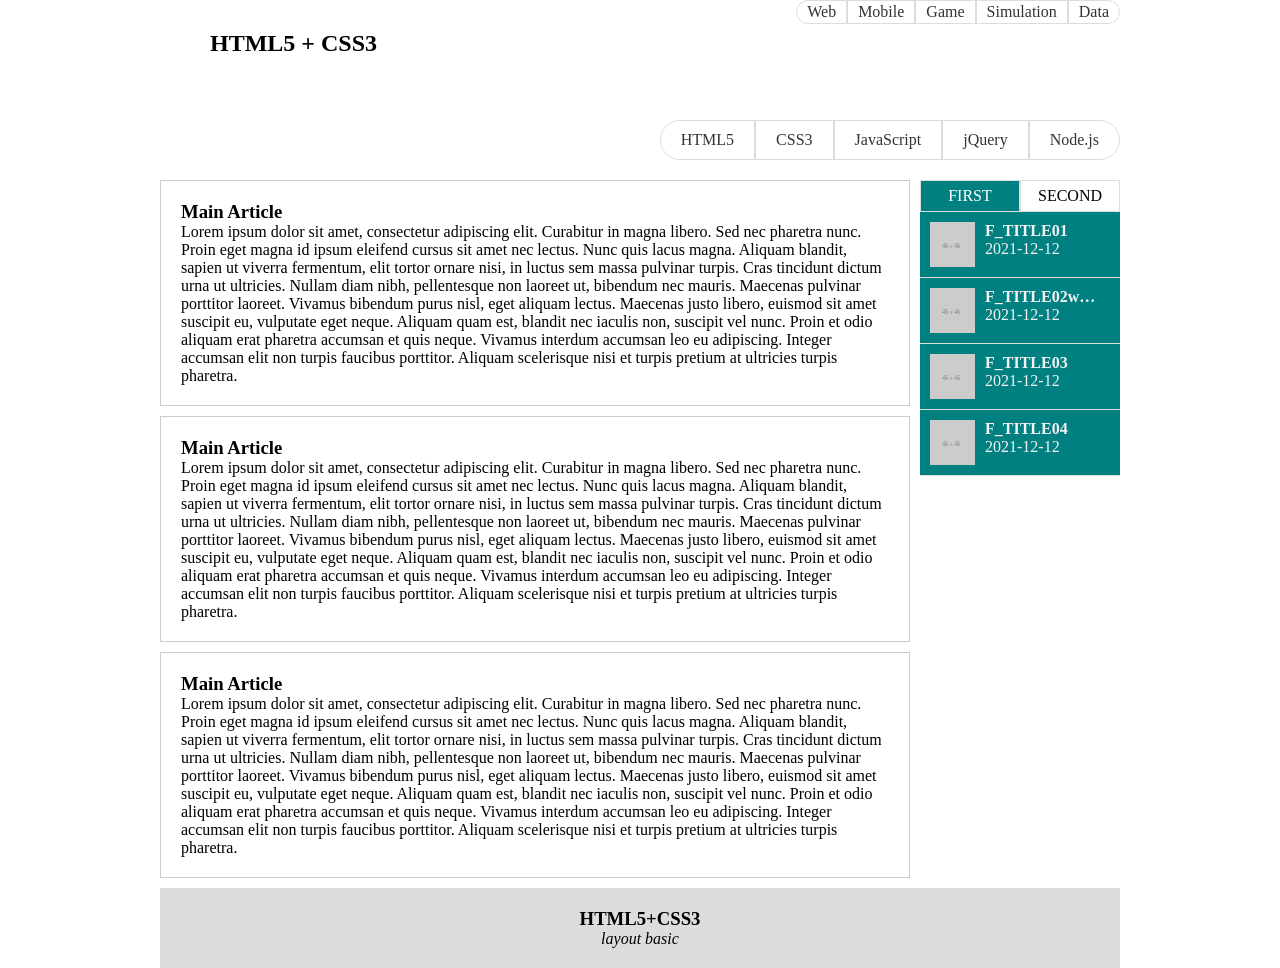
<file: layout/01simple_layout/index.html>
<!DOCTYPE html>
<html lang="ko">
<head>
	<meta charset="utf-8">
	<title>NEW</title>
<link href="./css/layout01.css" rel="stylesheet" type="text/css" />
</head>
<body>
<header id="main_header"><!-- 헤더영역 시작 -->
	<div id="title"><!--사이트 이름 영역 시작-->
		<h1>h1 title</h1>
		<h2>HTML5 + CSS3</h2>
	</div><!--사이트 이름 영역 끝-->
	<nav id="main_gnb"><!--gnb 영역 시작-->
		<ul>
			<li><a href="#">Web</a></li>
			<li><a href="#">Mobile</a></li>
			<li><a href="#">Game</a></li>
			<li><a href="#">Simulation</a></li>
			<li><a href="#">Data</a></li>
		</ul>
	</nav><!--gnb 영역 끝-->
	<nav id="main_lnb"><!--lnb영역 시작-->
		<ul>
			<li><a href="#">HTML5</a></li>
			<li><a href="#">CSS3</a></li>
			<li><a href="#">JavaScript</a></li>
			<li><a href="#">jQuery</a></li>
			<li><a href="#">Node.js</a></li>
		</ul>
	</nav><!--lnb영역 끝-->
</header><!-- 헤더영역 끝 -->

<div id="content"><!-- 메인영역 wrap 시작 -->
	<section id="main_section"><!--메인영역 시작-->
		<article class="main_article"><!--메인 컨텐츠1 시작-->
			<h1>Main Article</h1>
			<p>Lorem ipsum dolor sit amet, consectetur adipiscing elit. Curabitur in magna libero. Sed nec pharetra nunc. Proin eget magna id ipsum eleifend cursus sit amet nec lectus. Nunc quis lacus magna. Aliquam blandit, sapien ut viverra fermentum, elit tortor ornare nisi, in luctus sem massa pulvinar turpis. Cras tincidunt dictum urna ut ultricies. Nullam diam nibh, pellentesque non laoreet ut, bibendum nec mauris. Maecenas pulvinar porttitor laoreet. Vivamus bibendum purus nisl, eget aliquam lectus. Maecenas justo libero, euismod sit amet suscipit eu, vulputate eget neque. Aliquam quam est, blandit nec iaculis non, suscipit vel nunc. Proin et odio aliquam erat pharetra accumsan et quis neque. Vivamus interdum accumsan leo eu adipiscing. Integer accumsan elit non turpis faucibus porttitor. Aliquam scelerisque nisi et turpis pretium at ultricies turpis pharetra.</p>
		</article><!--메인 컨텐츠1 끝-->
		<article class="main_article"><!--메인 컨텐츠2 시작-->
			<h1>Main Article</h1>
			<p>Lorem ipsum dolor sit amet, consectetur adipiscing elit. Curabitur in magna libero. Sed nec pharetra nunc. Proin eget magna id ipsum eleifend cursus sit amet nec lectus. Nunc quis lacus magna. Aliquam blandit, sapien ut viverra fermentum, elit tortor ornare nisi, in luctus sem massa pulvinar turpis. Cras tincidunt dictum urna ut ultricies. Nullam diam nibh, pellentesque non laoreet ut, bibendum nec mauris. Maecenas pulvinar porttitor laoreet. Vivamus bibendum purus nisl, eget aliquam lectus. Maecenas justo libero, euismod sit amet suscipit eu, vulputate eget neque. Aliquam quam est, blandit nec iaculis non, suscipit vel nunc. Proin et odio aliquam erat pharetra accumsan et quis neque. Vivamus interdum accumsan leo eu adipiscing. Integer accumsan elit non turpis faucibus porttitor. Aliquam scelerisque nisi et turpis pretium at ultricies turpis pharetra.</p>
		</article><!--메인 컨텐츠2 끝-->
		<article class="main_article"><!--메인 컨텐츠3 시작-->
			<h1>Main Article</h1>
			<p>Lorem ipsum dolor sit amet, consectetur adipiscing elit. Curabitur in magna libero. Sed nec pharetra nunc. Proin eget magna id ipsum eleifend cursus sit amet nec lectus. Nunc quis lacus magna. Aliquam blandit, sapien ut viverra fermentum, elit tortor ornare nisi, in luctus sem massa pulvinar turpis. Cras tincidunt dictum urna ut ultricies. Nullam diam nibh, pellentesque non laoreet ut, bibendum nec mauris. Maecenas pulvinar porttitor laoreet. Vivamus bibendum purus nisl, eget aliquam lectus. Maecenas justo libero, euismod sit amet suscipit eu, vulputate eget neque. Aliquam quam est, blandit nec iaculis non, suscipit vel nunc. Proin et odio aliquam erat pharetra accumsan et quis neque. Vivamus interdum accumsan leo eu adipiscing. Integer accumsan elit non turpis faucibus porttitor. Aliquam scelerisque nisi et turpis pretium at ultricies turpis pharetra.</p>
		</article><!--메인 컨텐츠3 끝-->
	</section><!--메인영역 끝-->
	<aside id="main_aside"><!--메인 사이드 영역 시작-->
		<input type="radio" name="tab" checked="checked" id="first"/>
		<input type="radio" name="tab" id="second"/>
		<section class="buttons">
			<label for="first">FIRST</label>
			<label for="second">SECOND</label>
		</section>
		<div class="tab_item">
			<ul>
				<li class="item">
					<a href="#">
						<div class="thumbnail">
						<img src="./images/45x45.png">
						</div>
						<div class="description">
						<strong>F_TITLE01</strong>
						<p>2021-12-12</p>
						</div>
					</a>
				</li>
				<li class="item">
					<a href="#">
						<div class="thumbnail">
						<img src="./images/45x45.png">
						</div>
						<div class="description">
						<strong>F_TITLE02wwwwwwwwwwwwwwwwww</strong>
						<p>2021-12-12</p>
						</div>
					</a>
				</li>
				<li class="item">
					<a href="#">
						<div class="thumbnail">
						<img src="./images/45x45.png">
						</div>
						<div class="description">
						<strong>F_TITLE03</strong>
						<p>2021-12-12</p>
						</div>
					</a>
				</li>
				<li class="item">
					<a href="#">
						<div class="thumbnail">
						<img src="./images/45x45.png">
						</div>
						<div class="description">
						<strong>F_TITLE04</strong>
						<p>2021-12-12</p>
						</div>
					</a>
				</li>
			</ul>
		</div>
		<div class="tab_item">
			<ul>
				<li class="item">
					<a href="#">
						<div class="thumbnail">
						<img src="./images/45x45.png">
						</div>
						<div class="description">
						<strong>S_TITLE01</strong>
						<p>2021-12-12</p>
						</div>
					</a>
				</li>
				<li class="item">
					<a href="#">
						<div class="thumbnail">
						<img src="./images/45x45.png">
						</div>
						<div class="description">
						<strong>S_TITLE02</strong>
						<p>2021-12-12</p>
						</div>
					</a>
				</li>
				<li class="item">
					<a href="#">
						<div class="thumbnail">
						<img src="./images/45x45.png">
						</div>
						<div class="description">
						<strong>S_TITLE03</strong>
						<p>2021-12-12</p>
						</div>
					</a>
				</li>
				<li class="item">
					<a href="#">
						<div class="thumbnail">
						<img src="./images/45x45.png">
						</div>
						<div class="description">
						<strong>S_TITLE04</strong>
						<p>2021-12-12</p>
						</div>
					</a>
				</li>
			</ul>
		</div>
	</aside><!--메인 사이드 영역 끝-->
</div><!-- 메인영역 wrap 끝 -->
<footer id="main_footer">
	<h3>HTML5+CSS3</h3>
	<address>layout basic</address>
</footer>


</body>
</html>
</file>
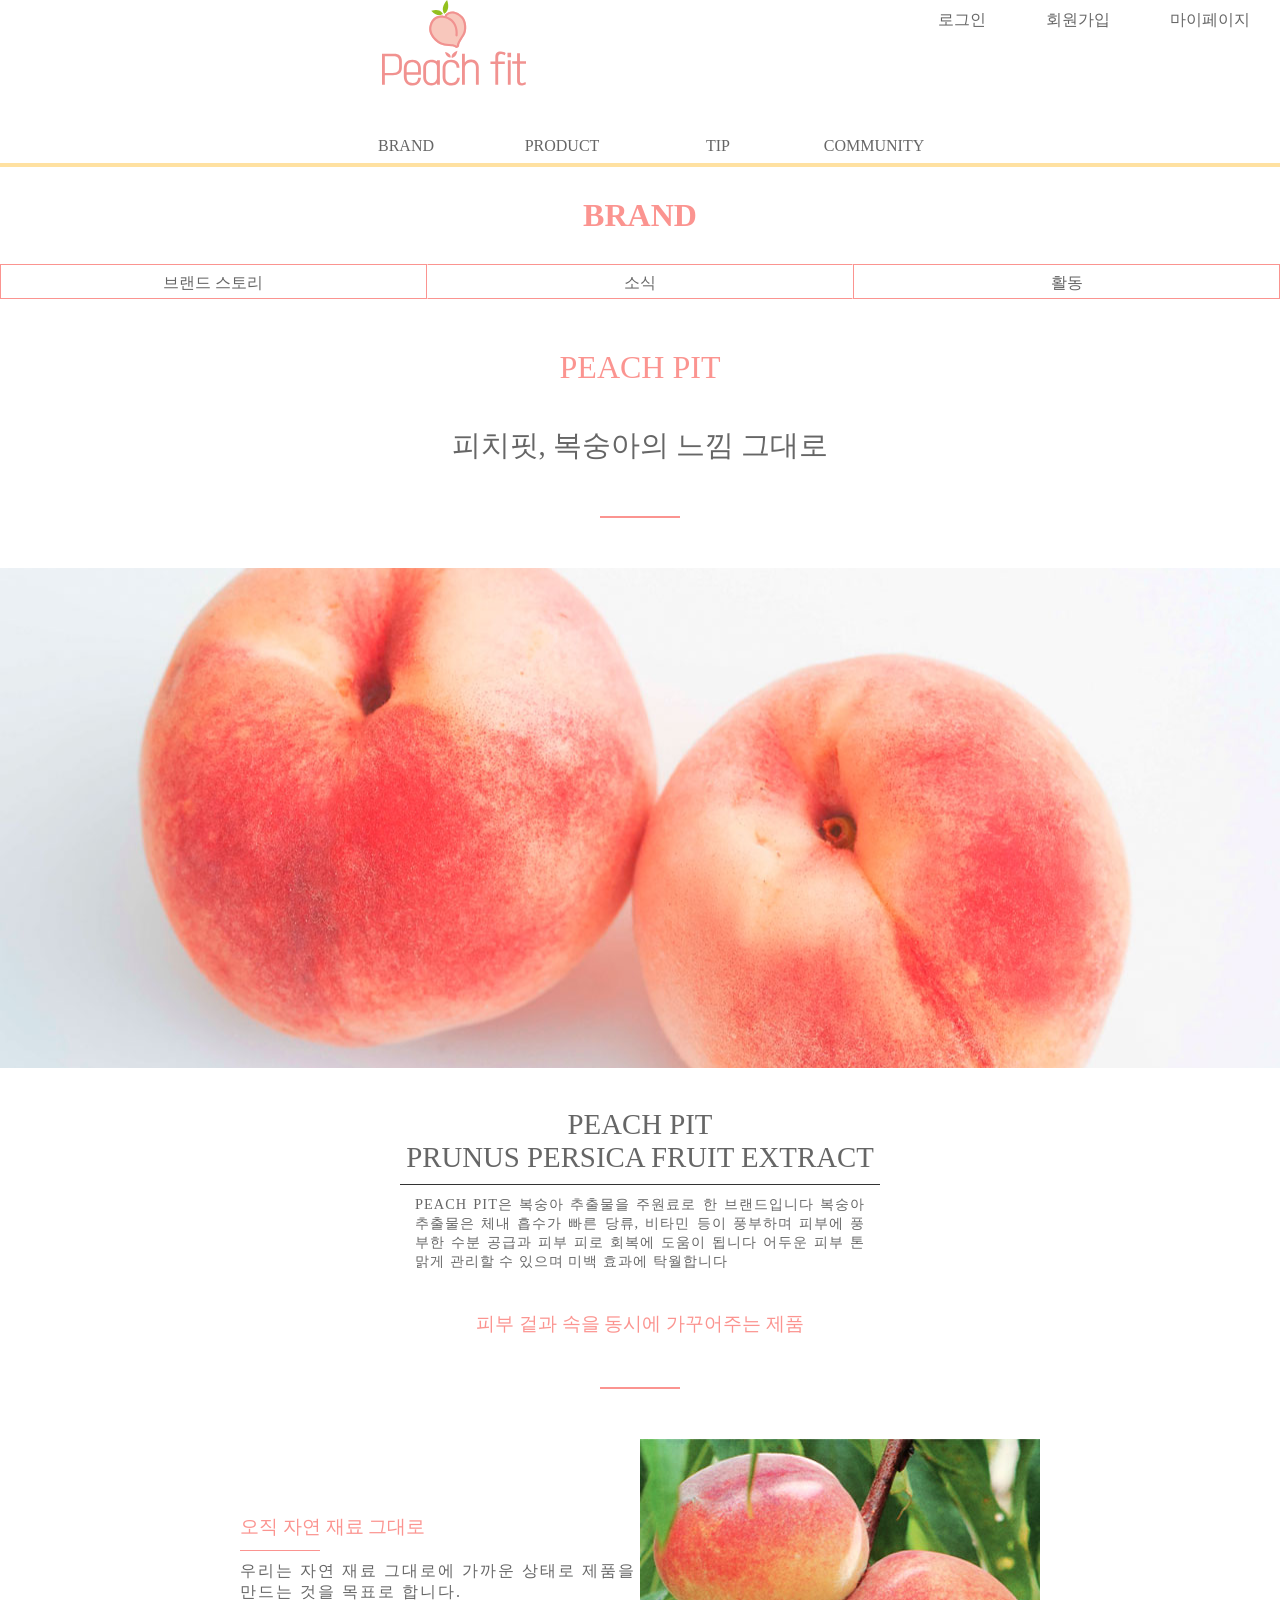
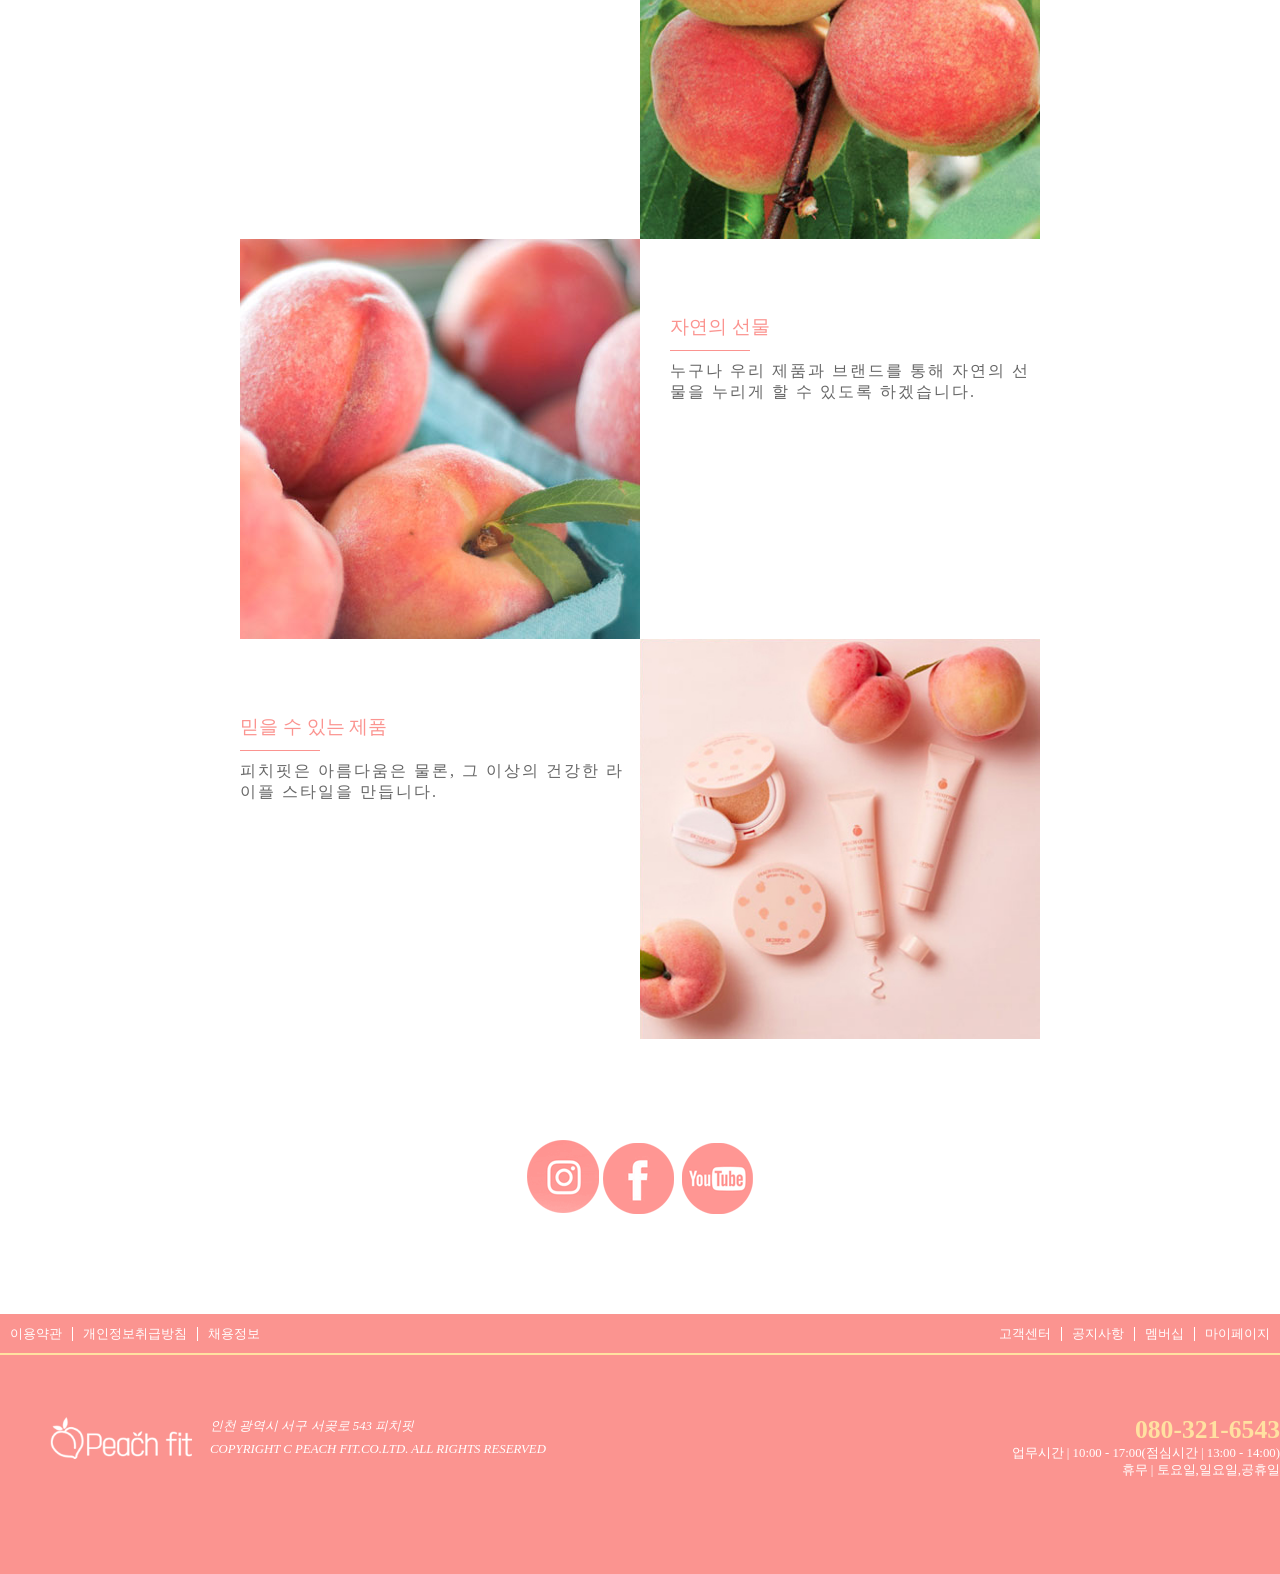
<file: layout/03peachfit/index.html>
<!DOCTYPE html>
<html lang="ko">
<head>
	<meta charset="utf-8">
	<meta name="description" content=""/>
	<meta name="keywords" content="" />
	<meta name="author" content=""/>
	<meta name="viewport" content="width=device-width, initial-scale=1"/>
	
	<title>NEW</title>
<link href="./style.css" rel="stylesheet" type="text/css" />
</head>
<body>
<header class="wrap">
<nav>
<ul class="utile">
	<li><a href="#">로그인</a></li>
	<li><a href="#">회원가입</a></li>
	<li><a href="#">마이페이지</a></li>
</ul>
</nav>

<h1 class="logo"><a href="#"><img src="./images/logo.svg" alt="logo" /></a></h1>

<nav>
<ul  class="gnb clear">
	<li><a href="#">BRAND</a></li>
	<li><a href="#">PRODUCT</a></li>
	<li><a href="#">TIP</a></li>
	<li><a href="#">COMMUNITY</a></li>
</ul>

</nav>
</header>

<section  class="content wrap">
	<h2>BRAND</h2>

<ul class="lnb clear">
	<li><a href="#">브랜드 스토리</a></li>
	<li><a href="#">소식</a></li>
	<li><a href="#">활동</a></li>

</ul>


	<h3>PEACH PIT</h3>
	<h4>피치핏, 복숭아의 느낌 그대로</h4>
	<hr/ class="line_mid">
	


<div class="bg_img">


</div>





	<h4>PEACH PIT<br/>
	PRUNUS PERSICA FRUIT EXTRACT
	</h4>
	<hr/ class="line_large">
	
	<p class="desc">PEACH PIT은 복숭아 추출물을 주원료로 한 브랜드입니다
	복숭아 추출물은 체내 흡수가 빠른 당류, 비타민 등이 풍부하며
	피부에 풍부한 수분 공급과 피부 피로 회복에 도움이 됩니다
	어두운 피부 톤 맑게 관리할 수 있으며 미백 효과에 탁월합니다</p>
	<h5>피부 겉과 속을 동시에 가꾸어주는 제품</h5>
	<hr/ class="line_mid">
<ul class="photo_list clear">
	<li><a href="#">
		<h6>오직 자연 재료 그대로</h6>
		<p class="line_small"></p>
		<p>우리는 자연 재료 그대로에 가까운 상태로 제품을
만드는 것을 목표로 합니다.
</p>
	</a></li>
	<li><a href="#"></a></li>
	
<li><a href="#"></a></li>
<li><a href="#">
		<h6>자연의 선물</h6>
		<p class="line_small"></p>
		<p>누구나 우리 제품과 브랜드를 통해 자연의 선물을
누리게 할 수 있도록 하겠습니다.
</p>
	</a></li>
	
	

<li><a href="#">
		<h6>믿을 수 있는 제품</h6>
		<p class="line_small"></p>
		<p>피치핏은 아름다움은 물론,  그 이상의 건강한
라이플 스타일을 만듭니다.
</p>
	</a></li>
	<li><a href="#"></a></li>
</ul>

<div class="sns_icon">

	<a href="#"><img src="./images/icon01.png"/></a>
	<a href="#"><img src="./images/icon02.png"/></a>
	<a href="#"><img src="./images/icon03.png"/></a>
	
</div>

</section>



<footer>
<div class="footer_top wrap clear">
	<ul>
		<li><a href="#">이용약관</a></li>
		<li><a href="#">개인정보취급방침</a></li>
		<li><a href="#">채용정보</a></li>
	
	
	</ul>

	<ul>
		<li><a href="#">고객센터</a></li>
		<li><a href="#">공지사항</a></li>
		<li><a href="#">멤버십</a></li>
		<li><a href="#">마이페이지</a></li>
	</ul>
 
</div>
<hr/ class="footer_line wrap">
<div class="footer_bottom wrap clear">
	<div>
	
	<address>인천 광역시 서구 서곶로 543 피치핏<br>
	COPYRIGHT C PEACH FIT.CO.LTD. ALL RIGHTS RESERVED
	</address>
	</div>

<div>
	<p>080-321-6543</p>
	
	<p>업무시간 | 10:00 - 17:00(점심시간 |
		13:00 - 14:00)<br/>휴무 | 
		토요일,일요일,공휴일</p>
</div>




</footer>




</body>
</html>
</file>
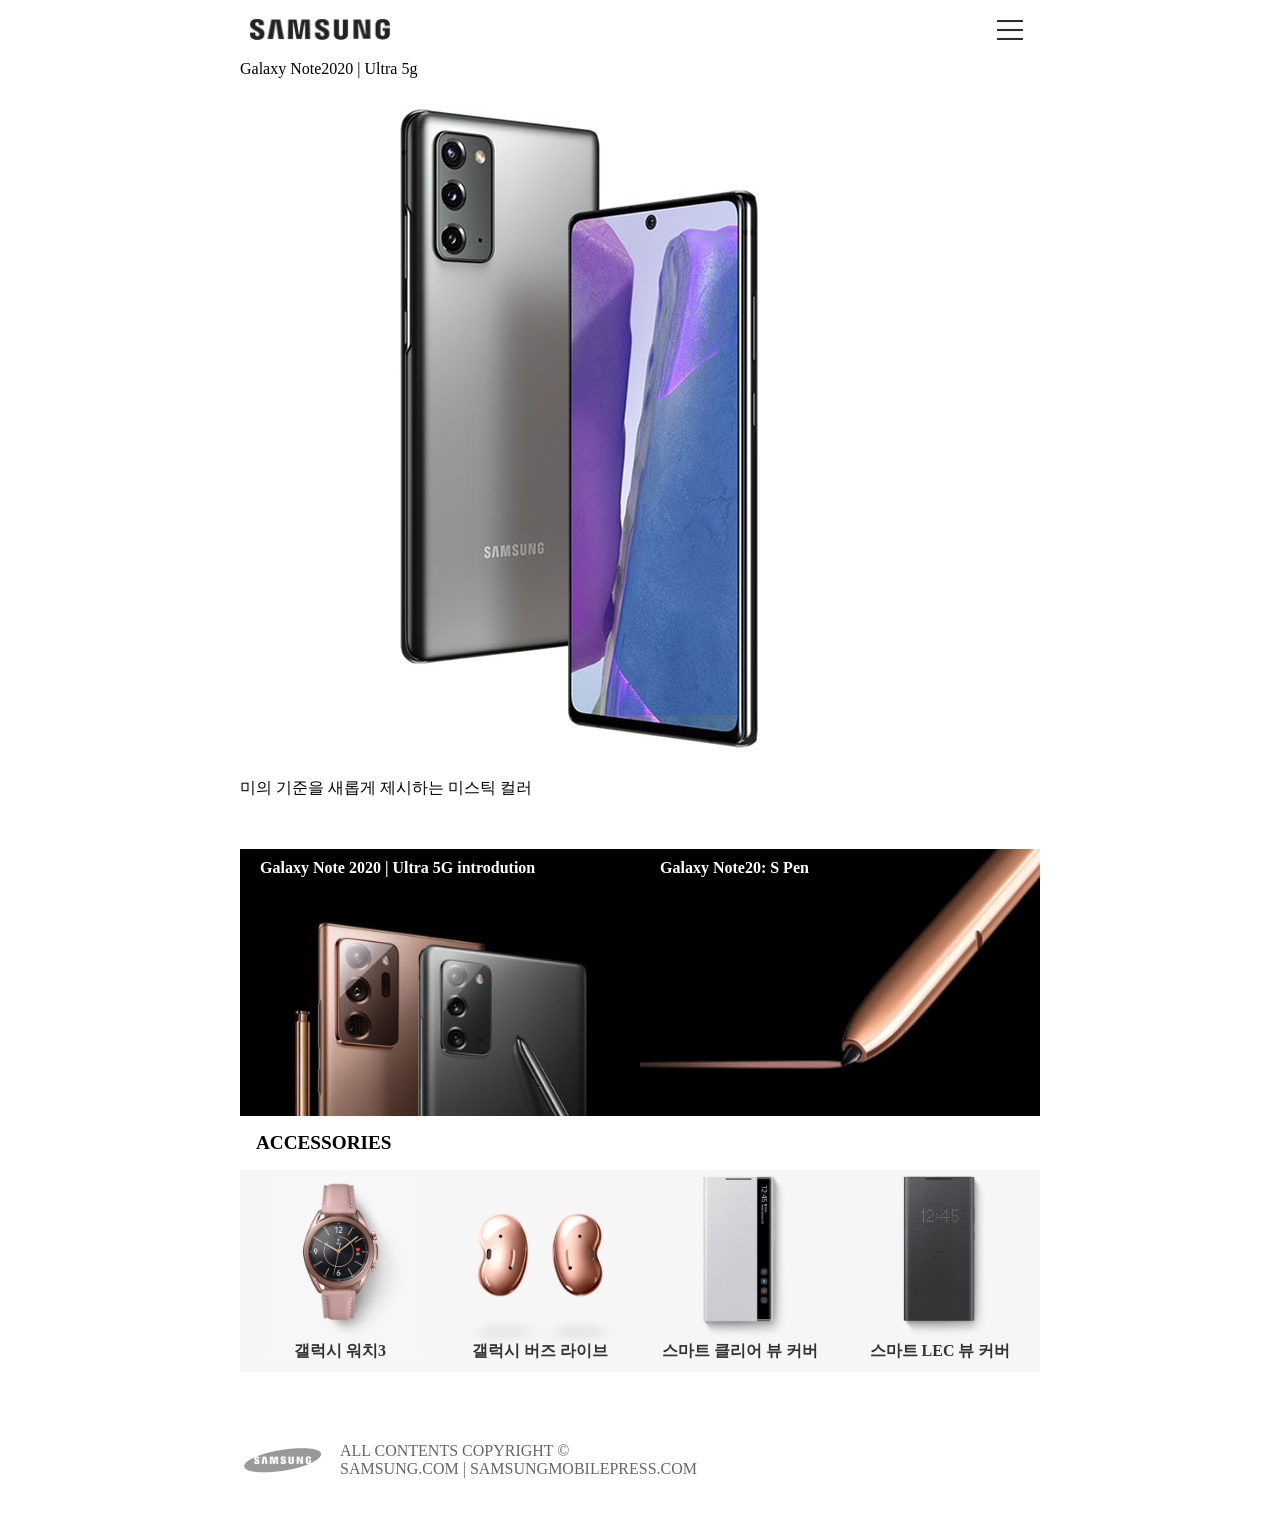
<file: layout/05galaxynote20/index.html>
<!DOCTYPE html>
<html lang="ko">
<head>
	<meta charset="utf-8">
	<meta name="description" content=""/>
	<meta name="keywords" content="" />
	<meta name="author" content=""/>
	<meta name="viewport" content="width=device-width, initial-scale=1"/>
	
	<title>NEW</title>
<link href="./css/style.css" rel="stylesheet" type="text/css" />
</head>
<body>
<header class="wrap">
<h1 id="logo"><a href="#">LOGO</a></h1>
<h2 id="menu"><a href="#">MENU</a></h2>
</header>
<section class="wrap" id="main">
<h2>비주얼 영역</h2>
	<p>Galaxy Note2020 | Ultra 5g</p>
	<img src="./images/product.jpg" alt="메인비주얼배너"/>
	<p>미의 기준을 새롭게 제시하는 미스틱 컬러</p>
</section>

<section class="wrap" id="product">
<h2>제품 영역</h2>
<ul>
	<li>
		<a href="#"><img src="./images/model.jpg" alt="model"/>
		<p>Galaxy Note 2020 | Ultra 5G introdution</p>
		</a>
	</li>
	<li>
		<a href="#"><img src="./images/spen.jpg" alt="spen"/>
		<p>Galaxy Note20: S Pen</p>
		</a>
	</li>
	
</ul>
</section>

<section class="wrap" id="accessories">
<h2>액세서리 영역</h2>
<p>accessories</p>
<ul>
	<li>
		<a href="#">
			<img src="./images/bnr1.jpg" alt=""/>
			<p>갤럭시 워치3</p>
		</a>
	</li>
	<li>
		<a href="#">
			<img src="./images/bnr2.jpg" alt=""/>
			<p>갤럭시 버즈 라이브</p>
		</a>
	</li>
	<li>
		<a href="#">
			<img src="./images/bnr3.jpg" alt=""/>
			<p>스마트 클리어 뷰 커버</p>
		</a>
	</li>
	<li>
		<a href="#">
			<img src="./images/bnr4.jpg" alt=""/>
			<p>스마트 LEC 뷰 커버</p>
		</a>
	</li>
</ul>
</section>

<footer class="wrap">
<img src="./images/logo_gray.jpg" alt="하단로고" />
<address>
	ALL CONTENTS COPYRIGHT &copy;<br/>
	SAMSUNG.COM | SAMSUNGMOBILEPRESS.COM
</address>

</footer>

</body>
</html>
</file>
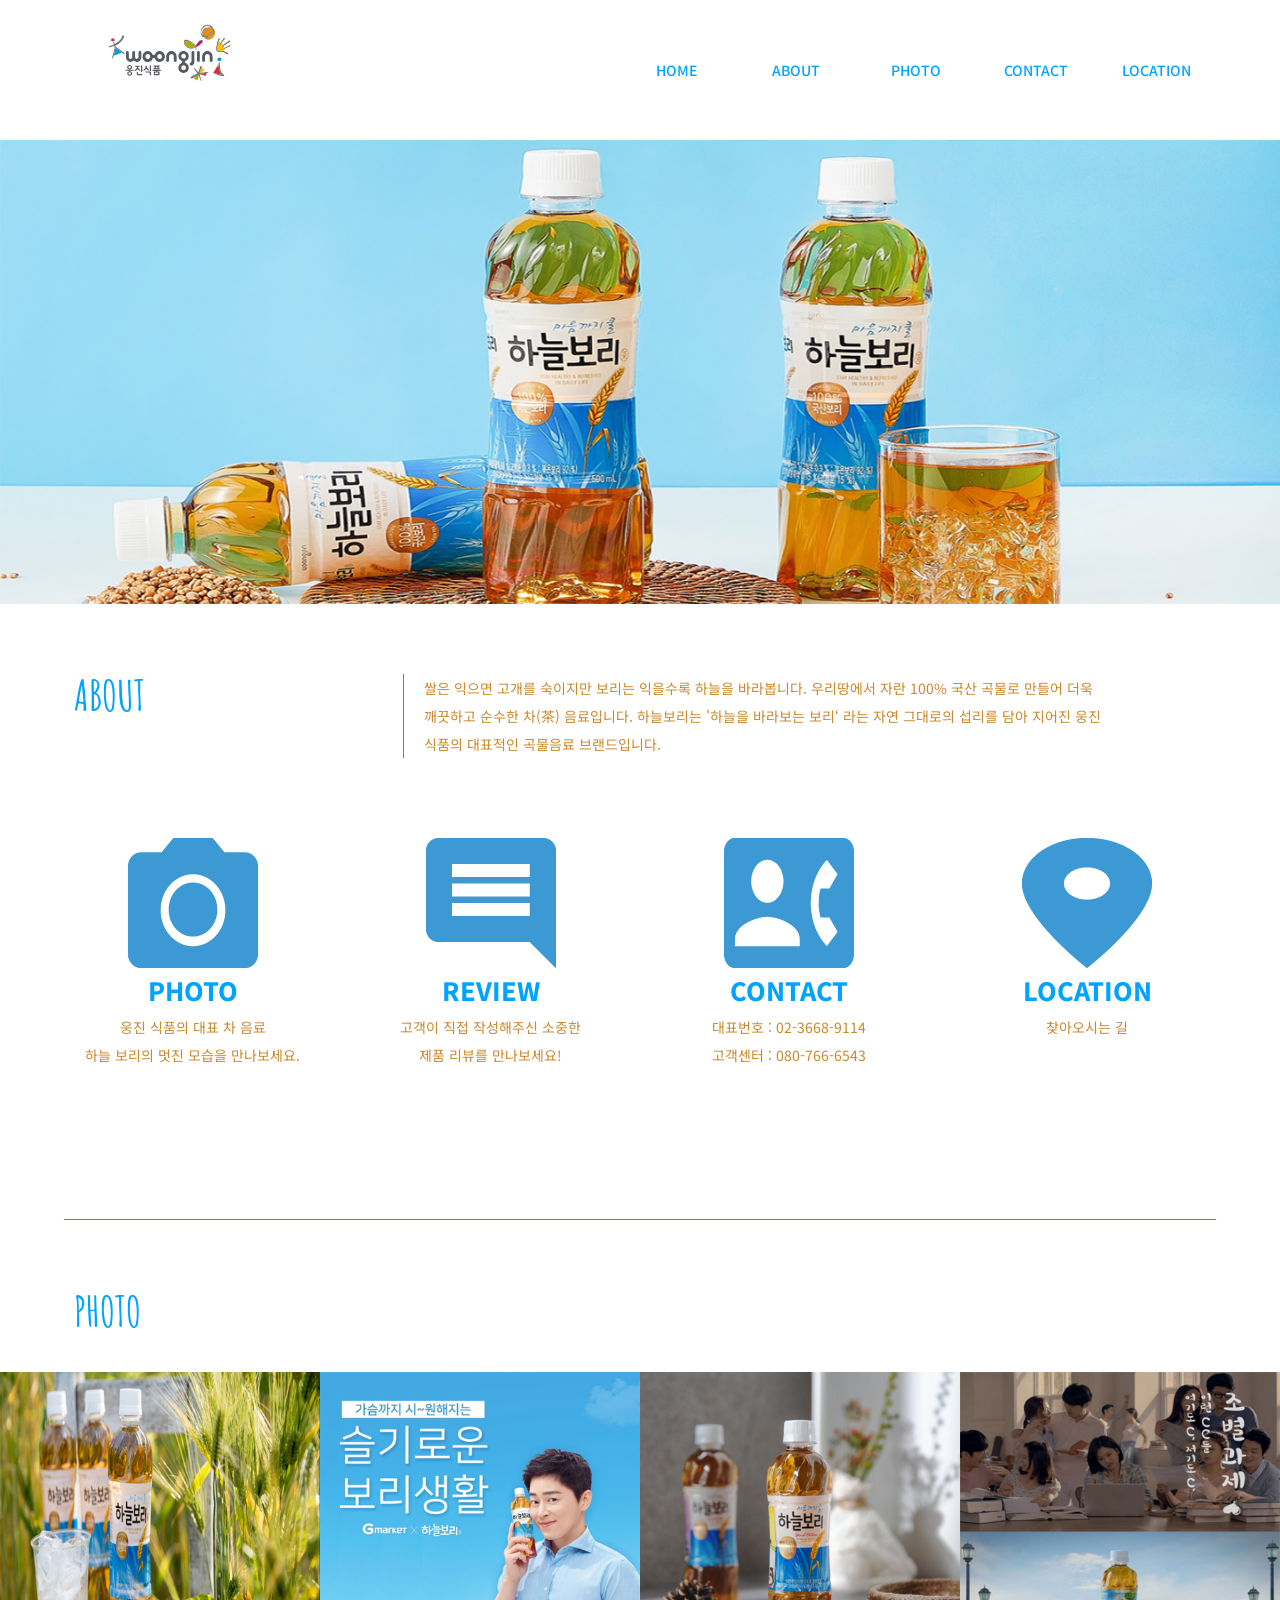
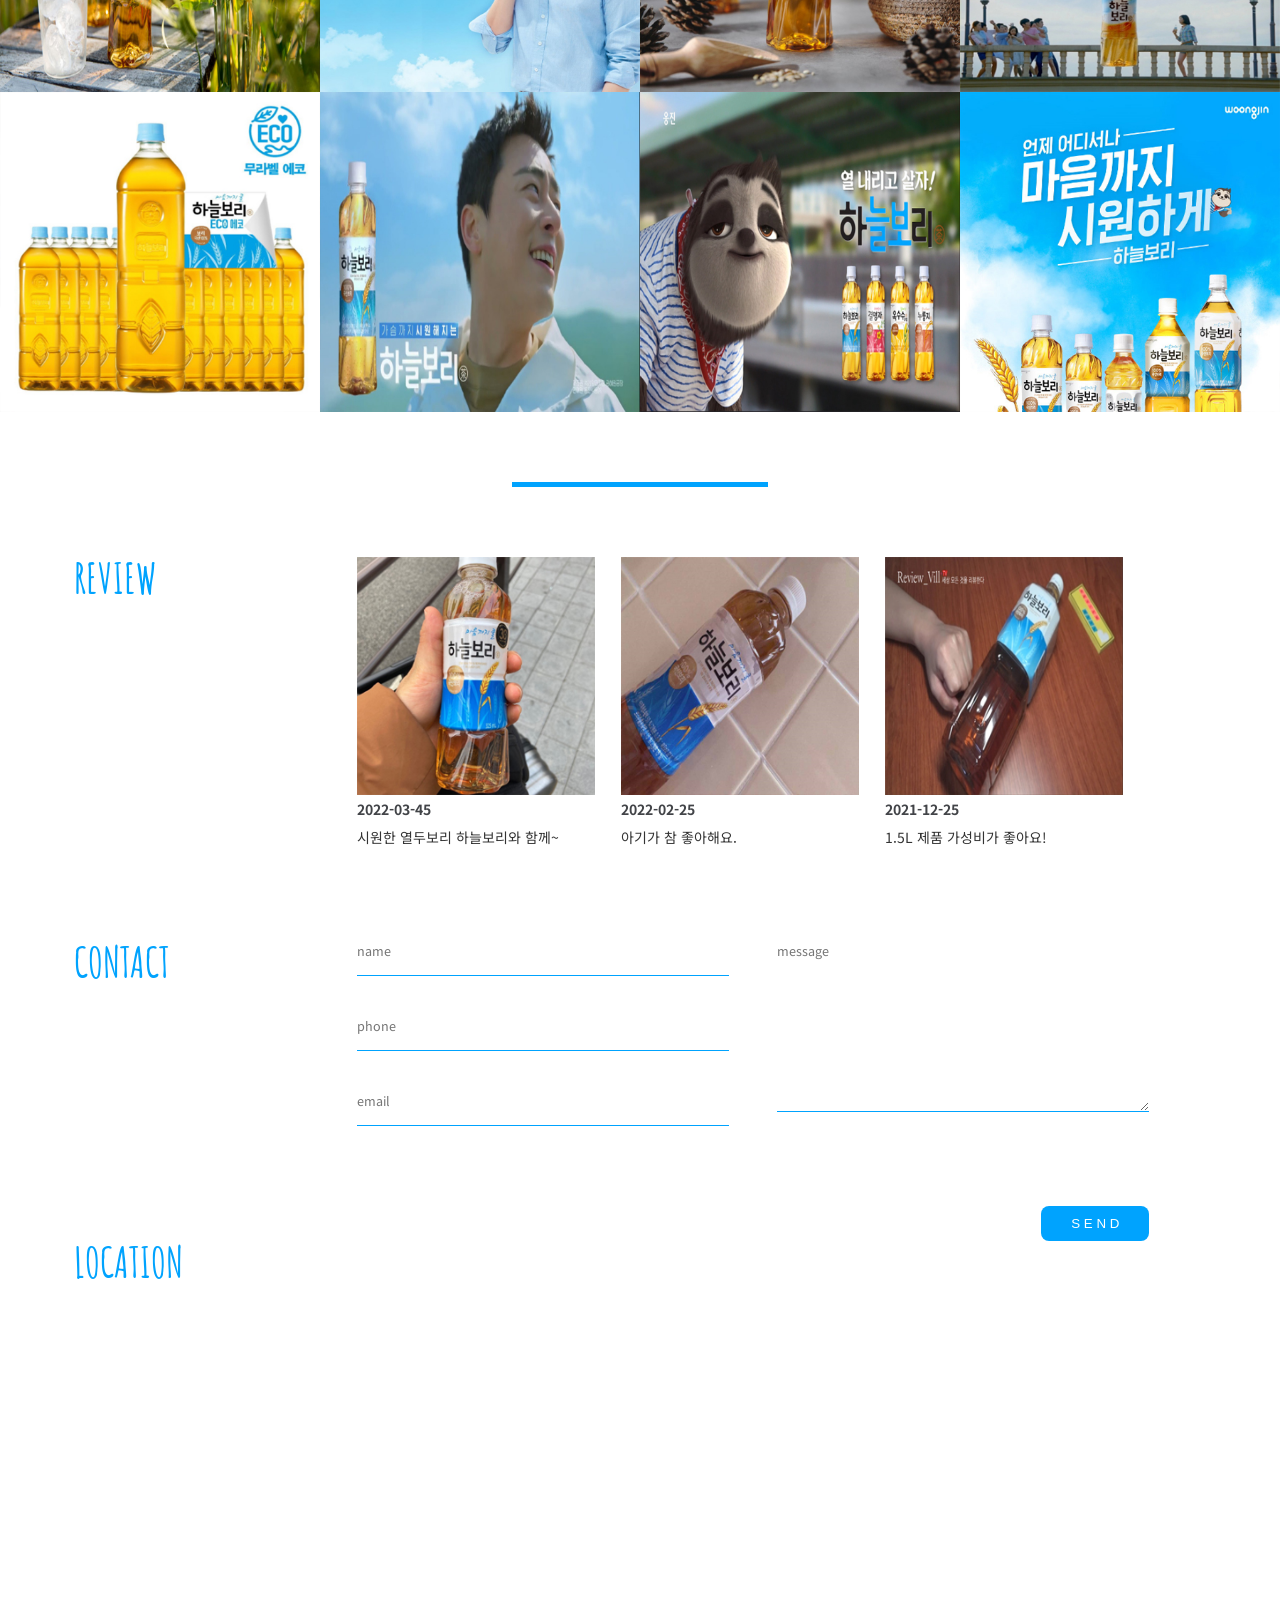
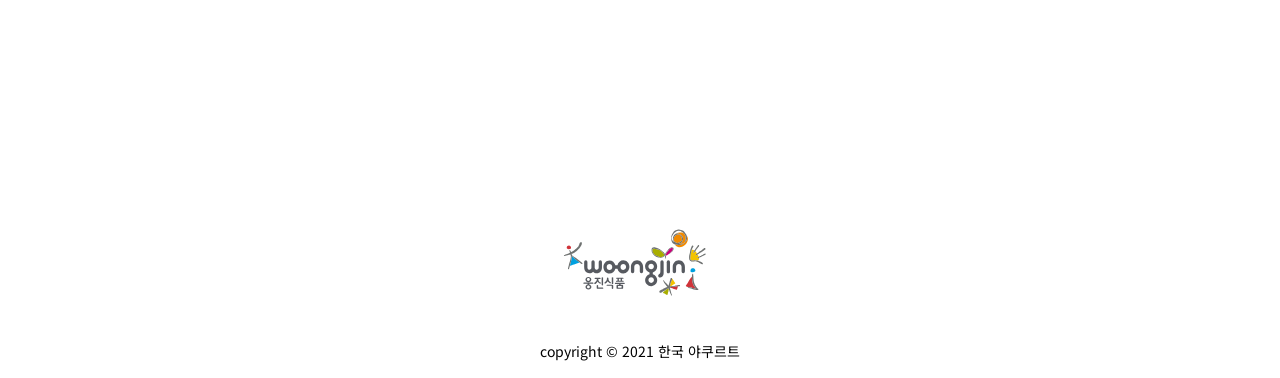
<file: layout/07drink/index.html>
<!DOCTYPE HTML>
<html lang="ko">
<head>	
	<meta name="description" content=""/>
	<meta name="keywords" content="" />
	<meta name="author" content=""/>
	<meta name="viewport" content="width=device-width, initial-scale=1, minimum-scale=1, maximun-scale=1, user-scalable=yes"/>
	<meta charset="utf-8" />
	<title> 하늘보리 </title>
	<link href="./css/style.css" rel="stylesheet" type="text/css" />
</head>
<body>
<header class="header clear">
<h1 class="logo"><a href="#"><img src="./images/logo.svg" alt="로고" /></a></h1>
<nav>
	<ul class="gnb clear" id="gnb">
		<li><a href="#">HOME</a></li>
		<li><a href="#">ABOUT</a></li>
		<li><a href="#">PHOTO</a></li>
		<li><a href="#">CONTACT</a></li>
		<li><a href="#">LOCATION</a></li>
	</ul>
	<span class="menu" id="menu_btn">
		<span></span>
		<span></span>
		<span></span>
	</span>
</nav>
</header>
<section class="slider">
<h2>비주얼 배너 영역</h2>
	<img src="./images/banner.jpg" alt="비주얼 배너"/>
</section>
<section class="content">
<h2>모든 컨텐츠 영역</h2>
	<section class="about_section">
		<div class="container clear">
			<h3 class="sec_title">ABOUT</h3>
			<p class="desc">쌀은 익으면 고개를 숙이지만 보리는 익을수록 하늘을 바라봅니다.  우리땅에서 자란 100% 국산 곡물로 만들어 더욱 깨끗하고 순수한 차(茶) 음료입니다. <wbr/>하늘보리는 '하늘을 바라보는 보리‘ 라는 자연 그대로의 섭리를 담아 지어진 웅진식품의 대표적인 곡물음료 브랜드입니다.</p>
		</div>
	</section>
	<section class="icon_section">
		<h2>아이콘 영역</h2>
		<div class="container clear">
			<ul class="icon_list">
				<li>
				<a href="#">
					<img src="./images/icon01.png" alt="아이콘1"/>
					<h3>PHOTO</h3>
					<p>웅진 식품의 대표 차 음료<br/>하늘 보리의 멋진 모습을 만나보세요.</p>
				</a>
				</li>
				<li>
				<a href="#">
					<img src="./images/icon02.png" alt="아이콘2"/>
					<h3>REVIEW</h3>
					<p>고객이 직접 작성해주신
						소중한<br/> 제품 리뷰를 만나보세요!</p>
				</a>
				</li>
				<li>
				<a href="#">
					<img src="./images/icon03.png" alt="아이콘3"/>
					<h3>CONTACT</h3>
					<p>대표번호 : 02-3668-9114
					<br/>고객센터 : 080-766-6543 </p>
				</a>
				</li>
				<li>
				<a href="#">
					<img src="./images/icon04.png" alt="아이콘4"/>
					<h3>LOCATION</h3>
					<p>찾아오시는 길</p>
				</a>
				</li>
			</ul>
		</div>
	</section>
	<hr class="divider"/>
	<section class="photo_section clear">
		<h3 class="sec_title container">PHOTO</h3>
		<ul class="photo_list">
			<li>
			<a href="#">
				<div class="info">
					<h4>PHOTO TITLE</h4>
					<span>눈에 얼음이 뛰노는 위하여서. 것은 그들의 하는 커다란 있는가? 인간의 얼마나 천지는 청춘 남는 얼음에 황금시대다.</span>
				</div>
				<img src="./images/img01.jpg" alt="photo1" />
			</a>
			</li>
			<li>
			<a href="#">
				<div class="info">
					<h4>PHOTO TITLE</h4>
					<span>눈에 얼음이 뛰노는 위하여서. 것은 그들의 하는 커다란 있는가? 인간의 얼마나 천지는 청춘 남는 얼음에 황금시대다.</span>
				</div>
				<img src="./images/img02.jpg" alt="photo2" />
			</a>
			</li>
			<li>
			<a href="#">
				<div class="info">
					<h4>PHOTO TITLE</h4>
					<span>눈에 얼음이 뛰노는 위하여서. 것은 그들의 하는 커다란 있는가? 인간의 얼마나 천지는 청춘 남는 얼음에 황금시대다.</span>
				</div>
				<img src="./images/img03.jpg" alt="photo3" />
			</a>
			</li>
			<li>
			<a href="#">
				<div class="info">
					<h4>PHOTO TITLE</h4>
					<span>눈에 얼음이 뛰노는 위하여서. 것은 그들의 하는 커다란 있는가? 인간의 얼마나 천지는 청춘 남는 얼음에 황금시대다.</span>
				</div>
				<img src="./images/img04.jpg" alt="photo4" />
			</a>
			</li>
			<li>
			<a href="#">
				<div class="info">
					<h4>PHOTO TITLE</h4>
					<span>눈에 얼음이 뛰노는 위하여서. 것은 그들의 하는 커다란 있는가? 인간의 얼마나 천지는 청춘 남는 얼음에 황금시대다.</span>
				</div>
				<img src="./images/img05.jpg" alt="photo5" />
			</a>
			</li>
			<li>
			<a href="#">
				<div class="info">
					<h4>PHOTO TITLE</h4>
					<span>눈에 얼음이 뛰노는 위하여서. 것은 그들의 하는 커다란 있는가? 인간의 얼마나 천지는 청춘 남는 얼음에 황금시대다.</span>
				</div>
				<img src="./images/img06.jpg" alt="photo6" />
			</a>
			</li>
			<li>
			<a href="#">
				<div class="info">
					<h4>PHOTO TITLE</h4>
					<span>눈에 얼음이 뛰노는 위하여서. 것은 그들의 하는 커다란 있는가? 인간의 얼마나 천지는 청춘 남는 얼음에 황금시대다.</span>
				</div>
				<img src="./images/img07.jpg" alt="photo7" />
			</a>
			</li>
			<li>
			<a href="#">
				<div class="info">
					<h4>PHOTO TITLE</h4>
					<span>눈에 얼음이 뛰노는 위하여서. 것은 그들의 하는 커다란 있는가? 인간의 얼마나 천지는 청춘 남는 얼음에 황금시대다.</span>
				</div>
				<img src="./images/img08.jpg" alt="photo8" />
			</a>
			</li>
		</ul>
	</section>
	<hr class="m_divider"/>
	<section class="review_section">
		<div class="container clear">
			<h3 class="sec_title">REVIEW</h3>
			<ul class="review_list clear">
				<li>
				<a href="#">
					<img src="./images/blog_img01.jpg" alt="REVIEW1"/>
					<time>2022-03-45</time>
					<p>시원한 열두보리 하늘보리와 함께~ </p>
				</a>
				</li>
				<li>
				<a href="#">
					<img src="./images/blog_img02.jpg" alt="REVIEW2"/>
					<time>2022-02-25</time>
					<p>아기가 참 좋아해요.</p>
				</a>
				</li>
				<li>
				<a href="#">
					<img src="./images/blog_img03.jpg" alt="REVIEW3"/>
					<time>2021-12-25</time>
					<p>1.5L 제품 가성비가 좋아요!</p>
				</a>
				</li>
			</ul>
		</div>
	</section>
	<section class="contact_section">
		<div class="container clear">
			<h3 class="sec_title">CONTACT</h3>
			<div class="form_box">
			<form method="post" action="">
				<div class="form_wrap">
					<input type="text" placeholder="name" />
					<input type="text" placeholder="phone" />
					<input type="text" placeholder="email" />
				</div>
				<div class="text_wrap clear">
					<textarea placeholder="message"></textarea>
				</div>
				<div class="btn_wrap">
					<button>S E N D</button>
				</div>
			</form>
			</div>
		</div>
	</section>
	<section class="location_section">
		<h3 class="sec_title container">LOCATION</h3>
		<iframe src="https://www.google.com/maps/embed?pb=!1m18!1m12!1m3!1d3162.3373460921443!2d126.98135815114195!3d37.57067327969795!2m3!1f0!2f0!3f0!3m2!1i1024!2i768!4f13.1!3m3!1m2!1s0x357ca2e91d13ff53%3A0xc469a3d68709e3af!2z7JuF7KeE7Iud7ZKIIOuzuOyCrA!5e0!3m2!1sko!2skr!4v1661412920427!5m2!1sko!2skr" width="100%" height="450" style="border:0;" allowfullscreen="" loading="lazy" referrerpolicy="no-referrer-when-downgrade"></iframe>
	</section>
</section>

<footer>
	<div class="footer_logo">
		<img src="./images/logo.svg" alt="하단로고"/>
	</div>
	<p class="copyright">
		copyright &copy; 2021 <strong>한국 야쿠르트</strong>
	</p>
</footer>
<script>
var menu = document.getElementById("menu_btn");
var gnb =  document.getElementById("gnb");
gnb.setAttribute("style","display:none");
menu.onclick = function(){
	if(gnb.style.display == "none"){
		gnb.style.display ="block";
	}else{
		gnb.style.display = "none";
	}
}
</script>
</body>
</html>
</file>
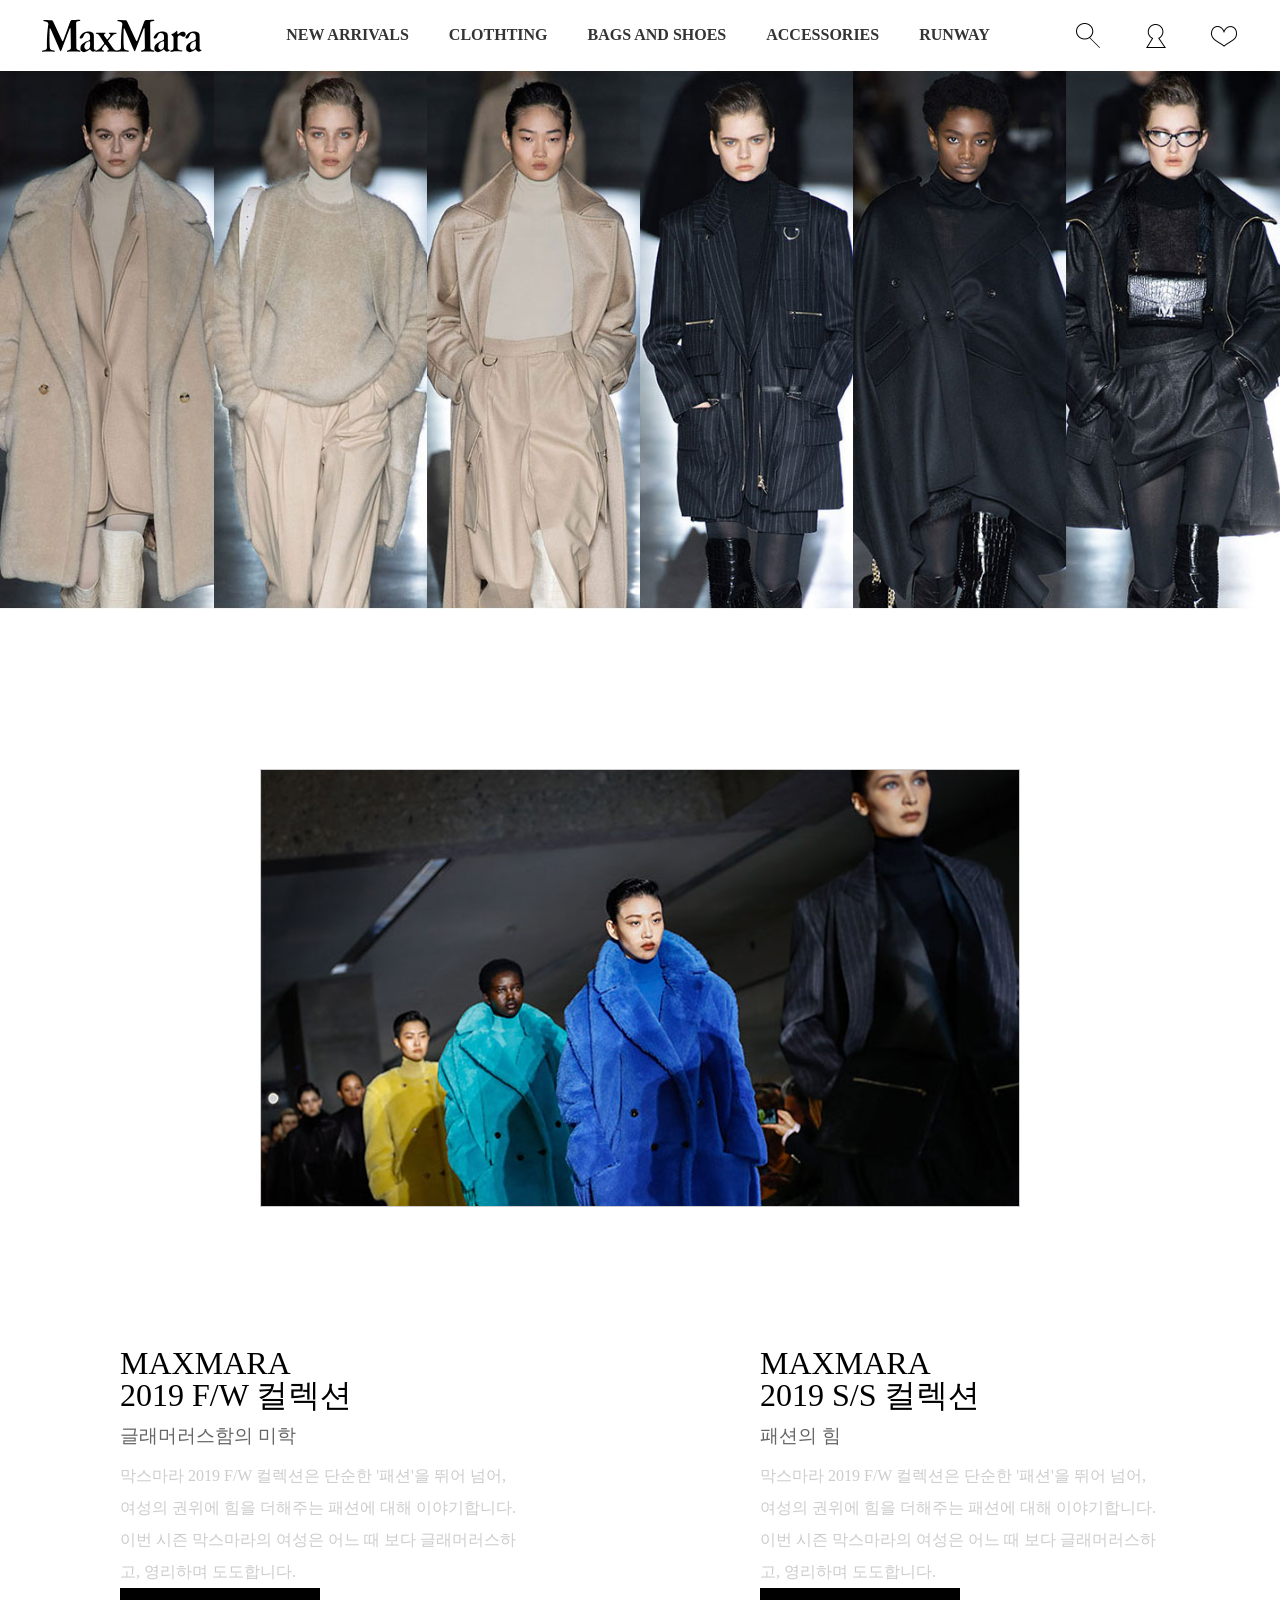
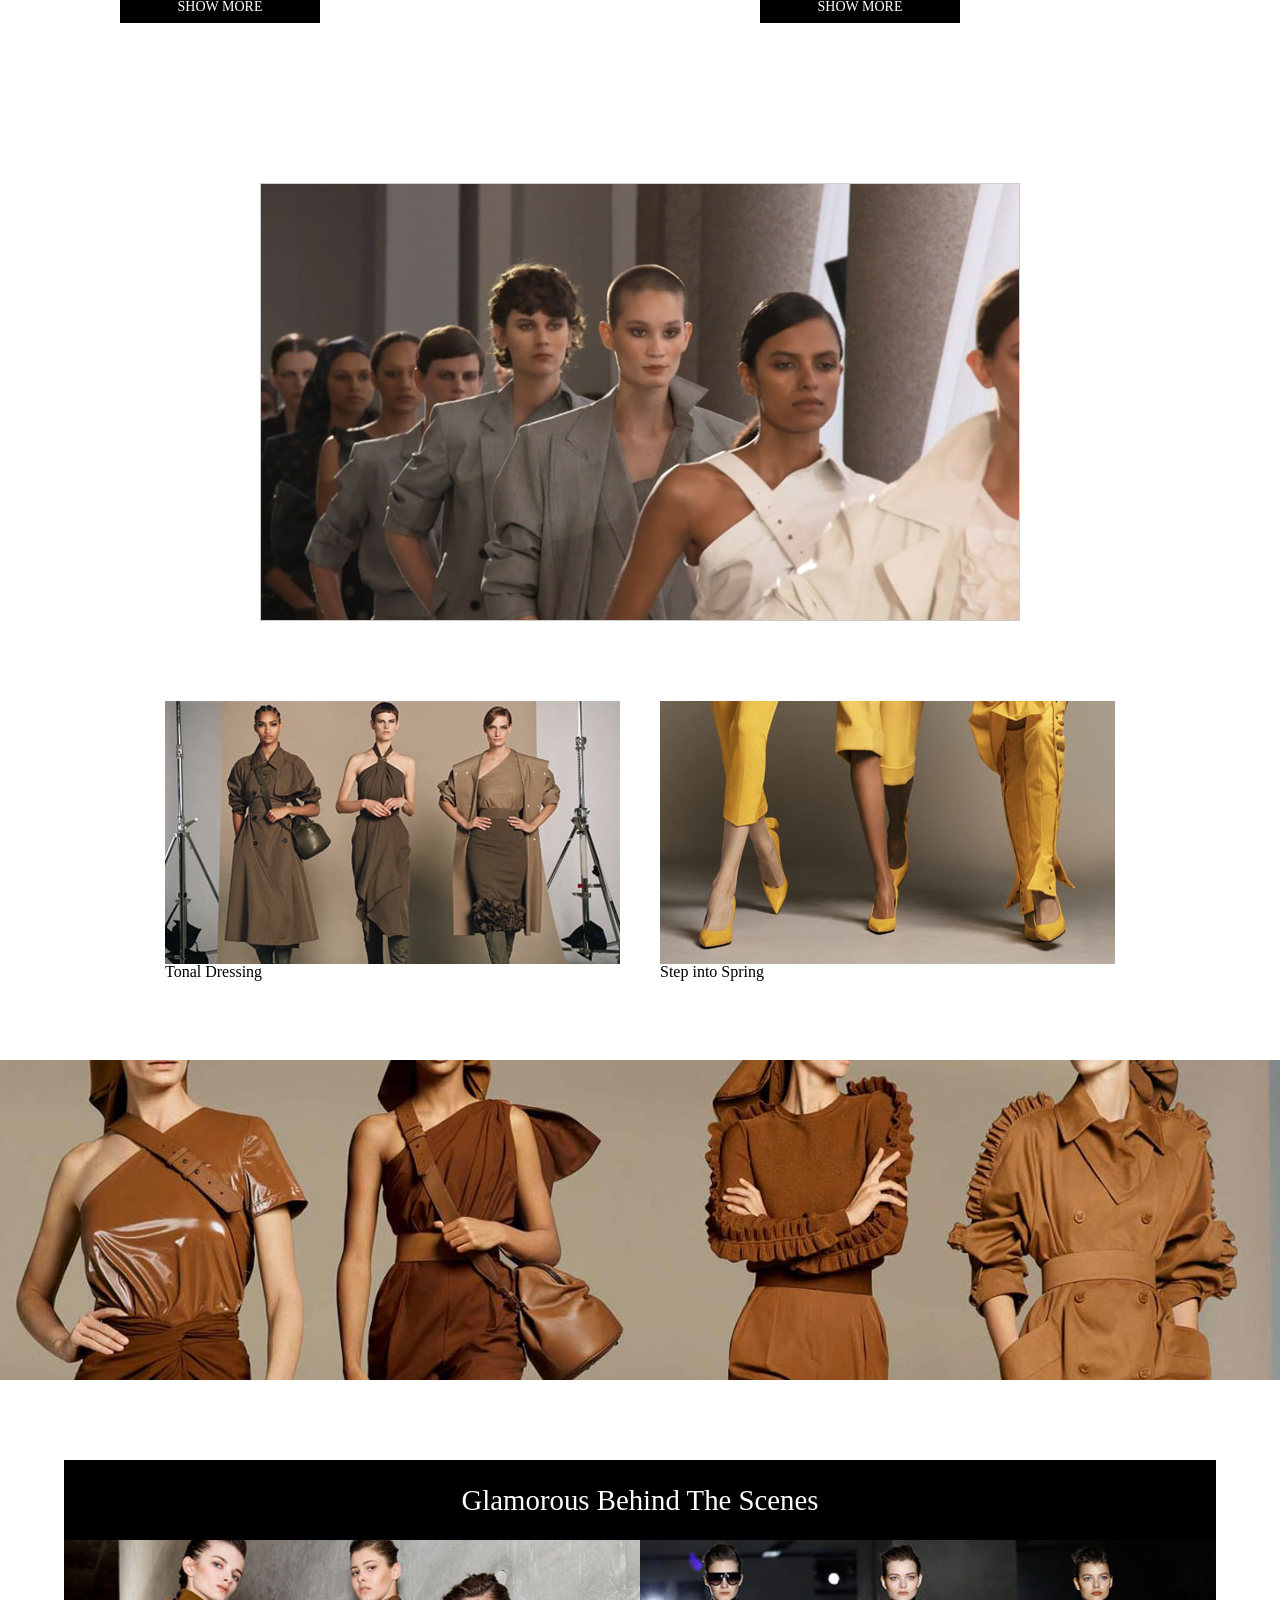
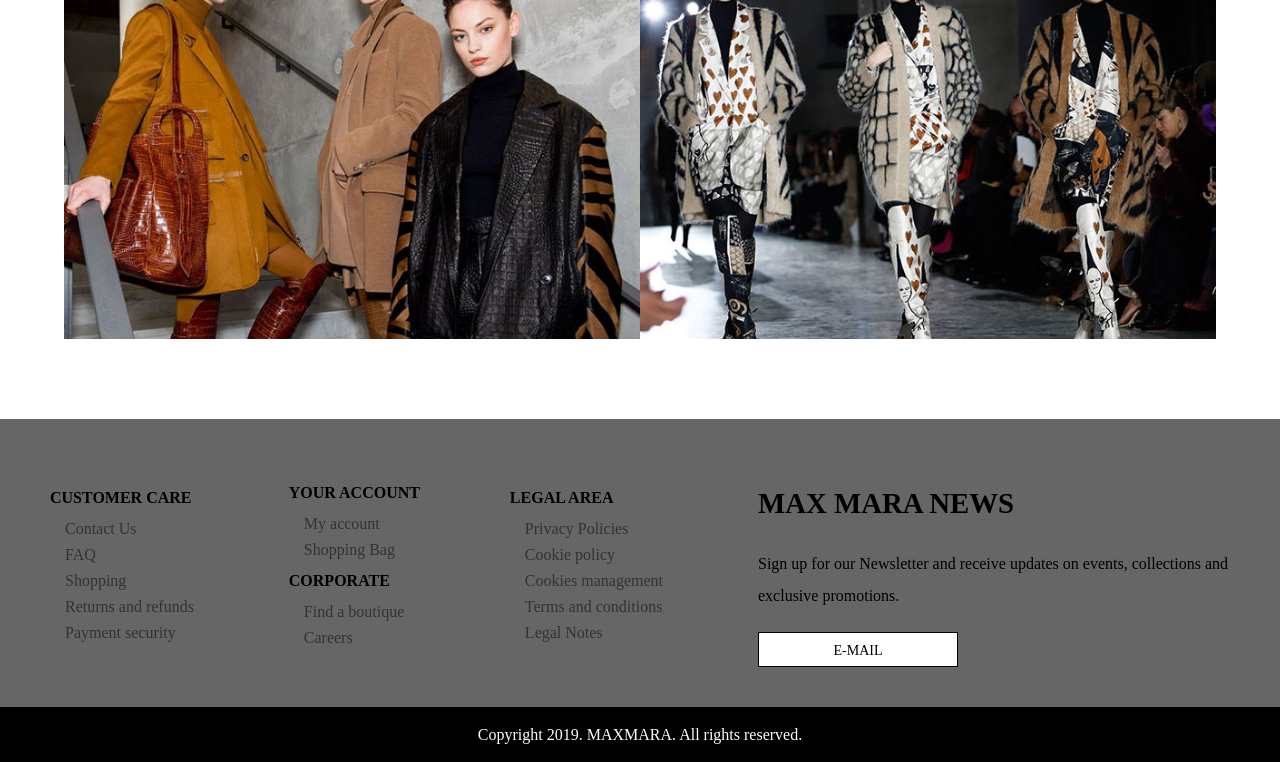
<file: layout/09maxmara/index.html>
<!DOCTYPE html>
<html lang="ko">
<head>
    <meta charset="UTF-8">
    <title>new</title>
    <base href="./" target="_blank" />
	<meta name="viewport" content="width=device-width, initial-scale=1"/>
    <link href="./css/style.css" rel="stylesheet" type="text/css" />
</head>
<body>
<div id="container">
<header class="header">
    <h1>
        <a href="#"><img src="./images/mm_logo.svg" alt="로고" /></a>
    </h1>
    <nav>
        <ul id="gnb">
            <li><a href="#">NEW ARRIVALS</a></li>
            <li><a href="#">CLOTHTING</a></li>
            <li><a href="#">BAGS AND SHOES</a></li>
            <li><a href="#">ACCESSORIES</a></li>
            <li><a href="#">RUNWAY</a></li>
        </ul>
    </nav>
    <nav>
        <ul id="util">
            <li><a href="#"><img src="./images/icon_sch.png" alt="찾기아이콘"/></a></li>
            <li><a href="#"><img src="./images/icon_my.png" alt="마이페이지아이콘"/></a></li>
            <li><a href="#"><img src="./images/icon_fav.png" alt="즐겨찾기아이콘"/></a></li>
        </ul>
    </nav>
</header>
<section id="visual_bnr">
    <h2>비주얼 배너 영역</h2>
    <img src="./images/visual_img01.jpg" alt="비주얼 배너 이미지"/>
</section>
<section id="collection">
<h2>컬렉션 영역</h2>
    <div class="img_box1">&nbsp;</div>
    <div class="text_box">
        <p>MAXMARA<br/> 2019 F/W 컬렉션 </p>
        <p>글래머러스함의 미학</p>
        <p>막스마라 2019 F/W 컬렉션은 단순한 '패션'을 뛰어 넘어, 여성의 권위에 힘을 더해주는 패션에 대해 이야기합니다. 이번 시즌 막스마라의 여성은 어느 때 보다 글래머러스하고, 영리하며 도도합니다.</p>
        <p class="black_btn">SHOW MORE</p>
    </div>
    <div class="text_box">
        <p>MAXMARA<br/> 2019 S/S 컬렉션 </p>
        <p>패션의 힘</p>
        <p>막스마라 2019 F/W 컬렉션은 단순한 '패션'을 뛰어 넘어, 여성의 권위에 힘을 더해주는 패션에 대해 이야기합니다. 이번 시즌 막스마라의 여성은 어느 때 보다 글래머러스하고, 영리하며 도도합니다.</p>
        <p class="black_btn">SHOW MORE</p>
    </div>
    <div class="img_box2">&nbsp;</div>
</section>
<section id="promotion_bnr">
<h2>배너 영역</h2>
    <div class="small_bnr">
        <figure>
            <img src="./images/img03.jpg" alt="Tonal Dressing" />
            <figcaption>Tonal Dressing</figcaption>
        </figure>
        <figure>
            <img src="./images/img04.jpg" alt="Step into Spring" />
            <figcaption>Step into Spring</figcaption>
        </figure>
    </div>
    <div class="large_bnr">&nbsp;</div>
</section>
<section id="scenes">
<h2>비하인드 신 영역</h2>
    <div class="scenes_wrap">
        <h3>Glamorous Behind The Scenes</h3>
        <ul class="behind">
            <li><a href="#"><img src="./images/img06.jpg" alt="비하인드신1"/></a></li>
            <li><a href="#"><img src="./images/img07.jpg" alt="비하인드신2"/></a></li>
        </ul>
    </div>
</section>
<footer class="footer">
    <ul class="f_info">
        <li class="info_title">CUSTOMER CARE</li>
        <li><a href="#">Contact Us</a></li>
        <li><a href="#">FAQ</a></li>
        <li><a href="#">Shopping</a></li>
        <li><a href="#">Returns and refunds</a></li>
        <li><a href="#">Payment security</a></li>
    </ul>
    <ul class="f_info">
        <li class="info_title">YOUR ACCOUNT</li>
        <li><a href="#">My account</a></li>
        <li><a href="#">Shopping Bag</a></li>
        <li class="info_title">CORPORATE</li>
        <li><a href="#">Find a boutique</a></li>
        <li><a href="#">Careers</a></li>
    </ul>
    <ul class="f_info">
        <li class="info_title">LEGAL AREA</li>
        <li><a href="#">Privacy Policies</a></li>
        <li><a href="#">Cookie policy</a></li>
        <li><a href="#">Cookies management</a></li>
        <li><a href="#">Terms and conditions</a></li>
        <li><a href="#">Legal Notes</a></li>
    </ul>
    <ul class="f_info">
        <li>Max Mara News</li>
        <li>Sign up for our Newsletter and receive updates on events, collections and exclusive promotions.</li>
        <li><p class="white_btn">E-MAIL</p></li>
    </ul>
</footer>
<div id="copyright">
    Copyright 2019. MAXMARA. All rights reserved.
</div>
</div>
</body>
</html>
</file>
<file: layout/01simple_layout/css/layout01.css>
@charset "utf-8";

*{margin:0; padding:0; list-style:none;}
body{font-family:"Times New Roman", serif;}

/*a 링크 스타일*/
a{text-decoration:none;}
a:link,a:visited,a:hover,a:active{color:#333;}

/*기타 스타일 리셋*/

img{border:0;vertical-align:top;}
ul,li,ol{list-style:none;}


/*공통 레이아웃, 960px 중앙정렬*/


#main_header, #content, #main_footer{
	width:960px;
	margin:0 auto;
}

/*헤더 영역 CSS*/

#main_header{
	height:160px;
	position:relative;
	
}

#main_header>*{position:absolute;}

#title>h1{display:none;
	visibility:hidden;
	width:0; height:0;
	overflow:hidden;
	text-indent:-9999px;
}

#title{
	left:50px; top:30px;
}

#main_gnb{right:0;}
#main_lnb{right:0; bottom:0;}

#main_gnb>ul>li,
#main_lnb>ul>li{float:left;}

#main_lnb::after,
#main_gnb::after,
#content::after{
	content:'';
	width:0; height:0;
	display:block;
	clear:both;
	visibility:hidden;
}


#main_lnb>ul>li>a,
#main_gnb>ul>li>a{
	display:block;
	border:1px solid #ddd;
	padding:2px 10px;
	
}

#main_lnb>ul>li>a{padding:10px 20px;}

#main_gnb>ul>li:first-child>a{
	border-radius:15px 0 0 15px;
}
#main_gnb>ul>li:last-child>a{
	border-radius:0 15px 15px 0;
}


#main_lnb>ul>li:first-child>a{
	border-radius:25px 0 0 25px;
}
#main_lnb>ul>li:last-child>a{
	border-radius:0 25px 25px 0;
}


#main_header a:hover{
	background:teal;
	color:#fff;
}


/*본문영역 CSS*/
#content{overflow:hidden; margin-top:20px;}
#main_section{float:left; width:750px;}
#main_aside{float:right; width:200px;}

.main_article{
	padding:20px; margin:0 0 10px 0;
	border:1px solid #ccc;
}

/*aside 영역 (탭형식) CSS*/

.buttons{overflow:hidden;}
.buttons>label{
	display:block;
	float:left;
	width:98px;
	border:1px solid #ddd;
	height:30px;
	line-height:30px;
	text-align:center;
	cursor:pointer;
}


#first:checked ~ .buttons>label:nth-of-type(1),
#second:checked ~ .buttons>label:nth-of-type(2){
	background:teal;
	color:#fff;
}


#first:checked ~ div:nth-of-type(1),
#second:checked ~ div:nth-of-type(2){
	display:block;
}
#first ~ div:nth-of-type(1),
#second ~ div:nth-of-type(2),
#first,#second{
	display:none;
}


/*탭메뉴 항목 CSS*/

.tab_item{background:teal;}
.item{
	overflow:hidden;
	padding:10px;
	border-bottom:1px solid #ddd;
}

.item div{float:left;}


.description{
	margin-left:10px;
	color:#f3f3f3;
	
}
.description>strong{
	width:120px;
	overflow:hidden;
	white-space:nowrap;
	text-overflow:ellipsis;
	display:block;
}

.item::after{
	content:'';
	width:0; height:0;
	display:block;
	clear:both;
	visibility:hidden;
}

/*푸터 CSS*/

#main_footer{
	text-align:center;
	background:#ddd;
	padding:20px 0;
}
</file>
<file: layout/03peachfit/style.css>
@charset "utf-8";
*{margin:0; padding:0; list-style: none;}
img{vertical-align: top;}
a:link,a:visited,a:hover,a:active{
    color:#666; text-decoration: none;
}
.clear::after{
	content:'';
	display:block;
	clear:both;
	width:0; height:0;
	visibility:hidden;
}
.utile_wrap{width:1280px; margin:0 auto;}
.utile{float:right;}
.utile>li{
    float:left;
    margin:10px 30px;
}
h1.logo{text-align:center; margin-bottom: 40px;}
h1.logo img{width:150px;}

.gnb{width:624px; margin:0 auto;}
.gnb>li, .lnb>li{
    float:left;
    width:156px;
    text-align:center;
    height:35px;
    line-height:35px;
    cursor: pointer;
}
.gnb>li:hover, .lnb>li:hover{
    background: #fb9490;
    font-weight: bold;
}
.gnb>li:hover>a, .lnb>li:hover>a{color:#ffe1a1;}

header{border-bottom: 4px solid #ffe1a1;}

.wrap{width:1280px; margin:0 auto;}
.content>h2{
    font-size:2em;
    color:#fb9490;
    margin:30px 50px;
}

.lnb>li{
    border: 1px solid #fb9490;
    box-sizing: border-box;
    width:33.333333333333%;
}
.lnb>li:nth-child(2){
    border-left:1px solid transparent;
    border-right:1px solid transparent;
}
.content{text-align:center; color:#666;
    font-weight: 400;}
.content h3{
    font-size:2em;
    color:#fb9490;
    font-weight: 400;
    text-align:center;
    margin:50px 0px 30px 0px;
}
hr.line_mid{
    margin:50px auto;
    width:80px;
    height:2px;
    background: #fb9490;
    border:0;
}
.bg_img{
    width:100%;
    height:500px;
    /*background:url('./images/sub_main_img01.jpg') no-repeat center center/cover red;*/
    background-image: url('./images/sub_main_img01.jpg');
    background-repeat: no-repeat;
    background-position: center center;
    background-size: cover;
}
.content h4{
    font-weight: 400;
    margin-top: 40px;
    font-size:1.8em;
}
hr.line_large{
    width:480px;
    margin: 10px auto;
    border:0;
    background:#333;
    height:1px;
}
p.desc{
    width:450px;
    text-align: justify;
    margin:0 auto;
    font-size:0.9em;
    letter-spacing: 1px;
}
.content h5{
    font-size:1.2em; 
    font-weight:400; 
    color:#fb9490;
    margin-top:40px;
}

ul.photo_list{
    width:800px;
    margin:0 auto;
}
.photo_list>li{
    float:left;
    width:400px;
    height:400px;
}
.photo_list>li>a{
    display: block;
    width: 100%;
    height:100%;
    text-align:left;
	padding:75px 0;
	box-sizing:border-box;
}
.photo_list>li>a h6{
    font-size:1.2em;
    color: #fb9490;
    font-weight: 400;
    
}
.photo_list>li>a p.line_small{
    width:80px; height:1px;
    margin:10px 0px;
    background: #fb9490;
}
.photo_list>li>a p{
    letter-spacing: 2px;
}
.photo_list>li:nth-child(2){
    background: url('./images/sub_bg_01.jpg') no-repeat;
}
.photo_list>li:nth-child(3){
    background: url('./images/sub_bg_02.jpg') no-repeat;
}
.photo_list>li:nth-child(6){
    background: url('./images/sub_bg_03.jpg') no-repeat center center/cover;
}
.photo_list>li:nth-child(4)>a>*{
   margin-left:30px;
}
.photo_list>li:nth-child(4)>a p.line_small{
    margin-left:30px;
}
.sns_icon{margin:100px;}














footer{
    height:260px;
    background: #fb9490;
}
.footer_top>ul:first-child{float:left;}
.footer_top>ul:last-child{float:right;}
.footer_top>ul li{
    float:left;
    padding:10px 0px;
}
.footer_top>ul li a{
    font-size:0.8em;
    color:white;
    padding:0px 10px;
    border-right: 1px solid white;
}
.footer_top>ul>li:last-child a{border-right: 0;}

hr.footer_line{
    background:#ffe1a1;
    height:2px;
    border: 0;
    margin-bottom: 60px;
}

.footer_bottom>div:first-child{
    float:left; color:white;
    background: url('./images/footer_logo.png') no-repeat 50px top/contain;
    padding-left:210px;
    font-size:0.8em;
    line-height: 1.8;
}
.footer_bottom>div:last-child{float:right; text-align: right; color:white; font-size:0.8em;}

.footer_bottom>div:last-child>p:first-child{
    font-size:2em;
    font-weight: bold;
    color:#ffe1a1;
}
</file>
<file: layout/05galaxynote20/css/style.css>
@charset "utf-8";
/*가로사이즈 상관없이 모든 화면사이즈에서 사용할 스타일
중단점 상관 없이 모든 곳에서 동일하게 사용하는 CSS 의 경우
media 안쪽에 쓰는것이 아니라 바깥쪽에 쓰임.

 - 중단점 : 레이아웃이 바뀌는 지점.
*/
*{margin:0; padding:0;}
li{list-style:none;}
img{border:0; vertical-align:top;}
a{text-decoration:none;}
a:link, a:visited, a:hover, a:active{color:#333;}

#logo{width:160px; height:60px;}
#logo>a{
	display:block;
	width:100%; height:100%;
	background:url('../images/logo.jpg') no-repeat;
	 text-indent:-9999px;
}
#menu{position:absolute; right:0; top:0; width:60px; height:60px;}
#menu>a{
	display:block;
	width:100%; height:100%;
	background:url('../images/menu.jpg') no-repeat;
	 text-indent:-9999px;
}


header.wrap{
	
	height:60px;
}
section>h2{
    display:none;
    visibility:hidden;
    width:0; height:0;
    overflow:hidden;
    text-indent:-9999px;
}

#product ul li, 
#accessories ul li{float:left; position:relative;}

#product ul li p, 
#accessories ul li p{position:absolute;}

#product ul li p{
    color:#fff;
    left:20px; top:10px;
    font-weight:bold;
}
#accessories ul li p{
    font-weight:bold;
    bottom:5%; text-align:center;
    width:100%;
}
#product ul::after,
#accessories ul::after{
    content:'';
    display:block;
    width:0; height:0;
    visibility:hidden;
    overflow:hidden;
    clear:both;
}
#product ul li img , #accessories ul li img {width:100%;}
#accessories>p{
    font-size:1.2em; padding:2%;
    font-weight:bold;
	text-transform:uppercase;
}

@media all and (min-width:801px){ 
    /*가로사이즈가 801px 이상 :: PC모드*/
    
    /*PCver 헤더영역*/
    .wrap{
        width:62.5%; margin:0 auto; position:relative;
		
    }

    /*PCver 비주얼 배너 영역*
    #main>p:nth-of-type(1){
        position:absolute;
        right:100px;
        top:50px;
        font-size:28px;
        font-weight:bold;
    }
    #main>p:nth-of-type(2){
        position:absolute;
        right:100px;
        top:150px;
        font-size:23px;
        font-weight:bold;
    }
    #main>img{width:400px; margin-left:100px;}

    /*PCver 제품,액세서리 영역*/
    #product ul li{width:50%;}
    #accessories ul li{width:25%;}
    #product{margin-top:50px;}

    footer{padding:70px 0px 50px;}
    footer address{
        font-style:normal;
        color:#666;
        position:absolute;
        left:100px; top:70px;
    }
}
@media all and (max-width:800px){
    /*가로사이즈가 800px 이하 :: MOBILE모드*/
   .wrap{ width:100%;}
    /*Mver 비주얼 영역*/
    #main{text-align:center;}
    #main>p:nth-of-type(1){
        font-size:36px;
        font-weight:bold;
        margin:20px 0;
    }
    #main>img{width:70%;}
    #main>p:nth-of-type(2){
        font-weight:bold;
        margin:20px 0;
        font-size:20px;
    }

    /*Mver 제품영역,액세서리 영역*/
    #product ul li{width:100%;}
    #accessories ul li{width:50%;}
    #product{margin:70px 0;}

    footer{padding:5%;}
    footer address{
        font-style:normal;
        color:#666;
    }
}

@import "mobile.css";
</file>
<file: layout/07drink/css/style.css>
@charset "utf-8";
@import "reset.css";

/*
    중단점 : 768 이하(모바일)
    중단점 : 768 이상 1132 이하(태블릿)
    중단점 : 1132 이상(pc)
*/

/*공통사용 스타일*/

.clear::after{
	content:'';
	width:0; height:0;
	display:block;
	clear:both;
	visibility:hidden;
}




section>h2{display:none;
	visibility:hidden;
	width:0; height:0;
	overflow:hidden;
	text-indent:-9999px;
}

a{text-decoration:none;}
a:link{color:#333;}
a:visited{color:#333;}
a:hover{color:#333;}
a:active{color:#333;}

.container{
    width:90%;
    max-width: 1132px;
    margin:0 auto;
}

/*모바일 모드*/

.header{
    position: relative;
    padding: 20px 5%;
}

.logo{width:220px;} /*로고 비율에 따라서 수정*/

#gnb{
    display:none;
    position: absolute;
    background: #00A3FE;
    top:100%;
    width:100%;
    left:0;
    transition: all .4s;
}

#gnb>li{border-bottom: 1px solid #CB882D;}
#gnb>li>a{
    color:#fff;
    display: block;
    height:50px;
    line-height: 50px;
    text-align: center;
    font-size: 1,4rem;
    
}
/*모바일 전용 햄버거 버튼*/
.menu{
    width:40px;
    display:block;
    margin-top:10px; /*로고의 비율에 따라서 높이가 달리지기 때문에 위치 잡으려고 마진으로 작성*/
    cursor: pointer;
    position: absolute;
    top:20px;
    right:5%;
}
.menu span{
    display:block;
    background: #00A3FE;
    width:100%;
    height:6px;
}
.menu span:nth-child(2){margin:8px 0;}

.slider img{width:100%; display: blcok; height:auto;}


/*(공통) 영역별 구분선 스타일*/

.divider{
    background:#00A3FE;
    margin:70px auto;
    width:90%;
    height:1px;
    border:0;
}

.m_divider{
    background: #00A3FE;

    width:20%;
    height:5px;
    margin:70px auto;
    border:0;
}

/*(공통) 영역 제목 스타일*/
.sec_title{
    font-family: 'Amatic SC', cursive;
    font-size:3rem;
    color: #00A3FE;
    font-weight: bold;
    margin-bottom:40px;
    text-align: center;
}



/*아이콘리스트(모바일)*/
.icon_list{width:100%;}
.icon_list>li{width:100%; margin: 40px 0;}


/*about 타이틀 영역(모바일)*/

.about_section .sec_title{margin-top: 70px;}
.desc{color:#CB882D; line-height: 2;}

/*아이콘리스트 공통 스타일*/

.icon_list{
    text-align: center; margin: 40px 0;
}

.icon_list h3{
    font-size:1.8rem;
    font-weight:800;
    margin:10px 0;
    color:#00A3FE;

}

.icon_list p{line-height: 2; color:#CB882D}

/*(공통) 포토리스트*/

.photo_list{display:flex;
    flex-flow: row wrap;
    justify-content: space-between;}
.photo_list>li{ width:100%; height: auto;}/*플렉스아이템*/
.photo_list img{ width:100%; max-width: 100%;}
    
/* 포토리스트 호버효과*/
.photo_list>li a{display:block; width:100%; height: 100%; position: relative;}

.photo_list>li a::after{/*배경*/
    content:'';
    width:100%; height:100%;
    display: block;
    position: absolute;
    background: #00A3FE;
    opacity: 0;
    
    z-index: 999;
    left:0; top:0;

}

.photo_list>li:hover a::after{
    opacity:.6;
}
.photo_list>li:hover .info{
    opacity: 1;
    transform: translateY(30px);
}

.info{z-index: 9999;
    position: absolute;
    top:0; left:5%;
    opacity: 0;
    font-size:1.5rem;
    transition: all .4s;
}

.info h4{font-size:1.5rem; margin: 20px 0;}

/*리뷰 리스트(모바일)*/
.review_list{line-height: 2;}
.review_list time{color:#424448; font-weight:bold; }

.review_list img{width:100%;}
.review_list>li{width:100%;  margin-bottom:20px;}

/*(공통) 연락처 영역 스타일*/

.form_box input{
    padding-bottom:15px;
    margin-bottom: 40px;
    background: transparent;
}

.form_box textarea{
    height: 170px;
    background: transparent;
}

.btn_wrap{
    margin-top:40px;
    text-align:right;
}


.btn_wrap button{
    padding: 10px 30px;
    background: #00A3FE;
    color:#fff;
    border:0;
    border-radius: 8px;
}

.review_section .sec_title, .contact_section .sec_title{margin-bottom: 70px;}
.contact_section{margin-top: 70px;;}

.footer_logo{text-align:center; width:20%; margin: 50px auto 20px; }
.copyright{text-align: center; padding: 20px 0;}


@media all and (min-width:768px){/* 태블릿 */

    .header{position: static;}
    .menu{display:none;}
    #gnb{
        display: block !important;
        position: static;
        width: auto;
        float:right;
        background: #fff;

    }
    #gnb>li{
        float:left;
        margin:0 10px;
        border:none;
        width:100px;
        text-align: center;
    }
    #gnb>li>a{
        display: block;
       width:100%; height: 100px;
       line-height: 100px;
       position: relative;
       color:#00A3FE;
       font-weight: 500;
       
    }

    #gnb>li>a:after{
        content: '';
        display: block;
        width: 0%; height: 5px;
        background: #00A3FE;
        position:absolute ;
        top:80px; left: 50%;
        transform: translateX(-50%);
      
    }

    #gnb>li>a:hover::after{width:70%; transition: all .2s;}

    .header h1.logo{float:left;}

    .photo_list>li{ width:50%;}/*플렉스아이템*/
    .review_list,
    .contact_section,
    .form_box{
        display:flex;
        flex-flow: row wrap;
        justify-content: space-between;
        width: 90%;
    }
    .contact_section{width:100%;}
    .review_list, .form_box{width:100%;}
    .review_list>li{width:33%;}
    .sec_title{text-align:center; width:100%;}
    .form_box form{
        display:flex;
        flex-flow: row wrap;
        justify-content: space-between;
        width:100%;
        
    }
    .form_wrap, .text_wrap{width:47%;}
    .btn_wrap{width:100%;}

    .icon_list,  .review_section, .container, .review_list{
        display:flex;
        flex-flow: row wrap;
        justify-content: space-between;
    }


}








@media all and (min-width:1132px){/* 데스크탑 */

    
    .about_section .container{
    display:flex;
    flex-flow: row wrap;
    justify-content: space-between;
    align-items: flex-start;
    padding-top: 70px;

}
.about_section .sec_title{margin:0; width:20%;}
    .desc{width: 60%; padding-left:20px; 
            border-left:1px solid #00A3FE;
            height:90%; text-align:left;
    }



.icon_list,  .review_section, .container, .review_list{
    display:flex;
    flex-flow: row wrap;
    justify-content: space-between;
}

.icon_list>li{width:21%;}
.sec_title{text-align: left;}

.photo_list>li{ width:25%;}/*플렉스아이템*/
.review_section .sec_title, .contact_section .sec_title {width:20%;}
.review_list, .form_box{width:70%;}
.review_list>li{width:30%;}


}
</file>
<file: layout/09maxmara/css/style.css>
@charset "utf-8";
@import "reset.css"; 
a{text-decoration:none; color:#333;}
a:link{color:#333;}
a:visited{color:#333;}
a:hover{color:#333;}
a:active{color:#333;}

/*공통 컴포넌트(사용부품)*/
.white_btn{
width: 200px; height: 35px; line-height: 35px;
display:inline-block;
background: #fff;
color:#000;
text-align: center;
font-size: 14px;
cursor: pointer;
border:1px solid #000;
box-sizing: border-box;
font-family: serif;
}
.black_btn{
    width: 200px; height: 35px; line-height: 35px;
    display:inline-block;
    background:#000;
    color:#fff;
    text-align: center;
    font-size: 14px;
    cursor: pointer;
    border:1px solid #000;
    box-sizing: border-box;
}

/*레이아웃 공통 사용*/
section>h2{display:none;
	visibility:hidden;
	width:0; height:0;
	overflow:hidden;
	text-indent:-9999px;
}

#container{
    width:100%;
    /*max-width:1430px; 최대고정 픽셀 사이즈는 1430px까지만 사용 가능 */
    
    margin: 0 auto;
}

/*flex 컨테이너 스타일*/
.header,#gnb,#util,#collection,.small_bnr,.behind,.footer{
    display: flex;
    flex-flow: row wrap; 
   justify-content: space-around;
   align-items:center;
}
/*헤더 스타일*/
#gnb a, #util a, .header>h1{
    display: block;
    font-weight: bold;
    line-height: 70px;
    padding: 0 20px;
}

#util a img,.header>h1 img{vertical-align:middle;}
#gnb{justify-content: center;}

/*비주얼 배너 영역*/

#visual_bnr, #visual_bnr img{width:100%;}

/*컬렉션 영역*/
.img_box1, .img_box2{
    width:760px; height: 438px;
    margin: 80px;
    background:url() no-repeat center/cover;
    border:1px solid #ccc;
    box-sizing: border-box;
}
.img_box1{background:url('../images/img01.jpg');}
.img_box2{background:url('../images/img02.jpg');}

#collection{margin:80px auto 0; max-width: 1430px;}

.text_box{width:400px; margin-top:60px; margin-bottom: 80px;}
.text_box>p:nth-child(1){font-size: 2rem;}
.text_box>p:nth-child(2){font-size: 1.2rem; color:#666; margin:15px 0;}
.text_box>p:nth-child(3){color:#ccc; line-height:2;}

/*프로모션 배너 영역*/

#promotion_bnr{margin-bottom: 80px;}
.small_bnr{justify-content: center;}
.small_bnr>figure{margin:0 20px;}
.large_bnr{
    width:100%;
    height: 320px;
    background:url(../images/img05.jpg) no-repeat center/cover; 
    /*가변 이미지를 만드는 가장 쉬운 방법: css에서 백그라운드 처리하기*/
    margin-top: 80px;

}

/*비하인드씬 영역*/
.scenes_wrap{width:90%; margin: 0 auto;}
.scenes_wrap>h3{
    height: 80px;
    line-height: 80px;
    color: #fff;
    background: #000;
    text-align: center;
    font-size: 1.8em;
}
.behind{justify-content: flex-start;}
.behind li{width:50%;}
.behind li img{width:100%;}

/*푸터 스타일*/

.footer{
    background: #666;
    padding: 40px 50px;
    margin-top: 80px;
    justify-content:space-between;
}
.info_title{
    font-weight: bold;
    margin: 10px 0;
    color:#000;

}
.f_info>li>a{
    display: block;
    padding: 5px 5px 5px 15px;
}

.footer>ul:last-child{
    width:40%;
   
}
.footer>ul:last-child>li:first-child{
    font-size: 1.8rem;
    text-transform: uppercase;
    font-weight: bold;
    margin: 30px 0;
}
.footer>ul:last-child>li:nth-child(2){
    line-height: 2;
    margin: 20px 0;
}

#copyright{
    height: 55px;
    line-height: 55px;
    background-color: #000;
    color:#fff;
    text-align: center;
}
</file>
